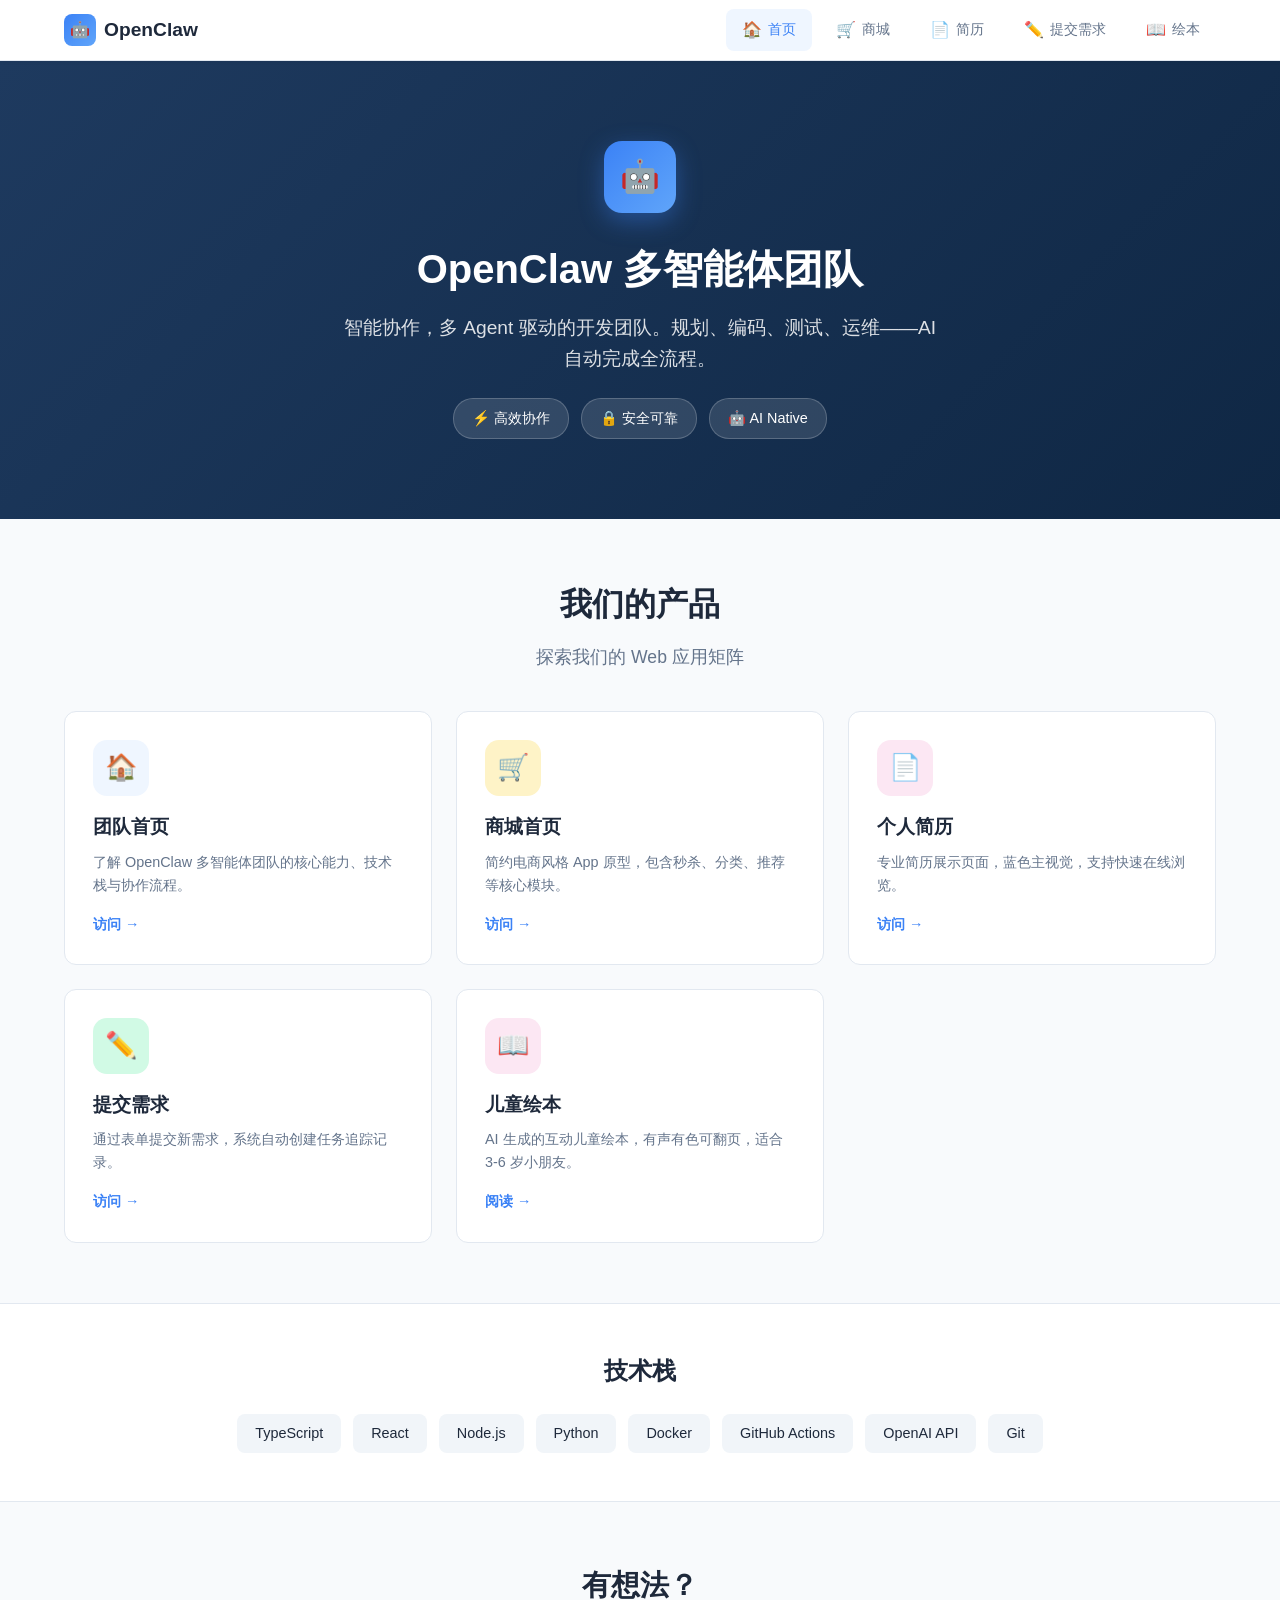
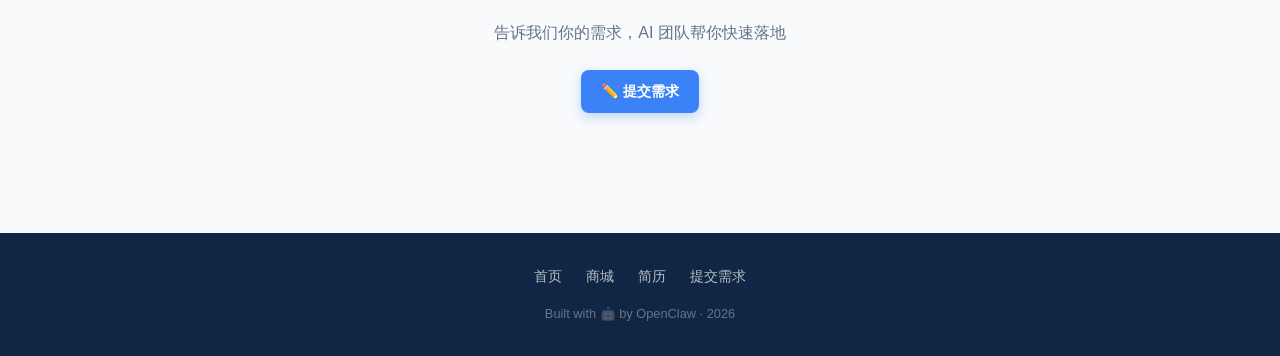
<file: index.html>
<!DOCTYPE html>
<html lang="zh-CN">
<head>
  <meta charset="UTF-8">
  <meta name="viewport" content="width=device-width, initial-scale=1.0">
  <title>OpenClaw 团队</title>
  <link rel="stylesheet" href="assets/css/shared.css">
  <style>
    /* Hero */
    .hero {
      background: linear-gradient(135deg, #1e3a5f 0%, #0f2744 100%);
      color: white;
      padding: 80px 20px;
      text-align: center;
    }

    .hero-icon {
      width: 72px;
      height: 72px;
      background: linear-gradient(135deg, var(--primary), #60a5fa);
      border-radius: 18px;
      display: flex;
      align-items: center;
      justify-content: center;
      font-size: 32px;
      margin: 0 auto 24px;
      box-shadow: 0 8px 24px rgba(59,130,246,0.4);
    }

    .hero h1 {
      font-size: 2.5rem;
      font-weight: 700;
      margin-bottom: 12px;
    }

    .hero p {
      font-size: 1.2rem;
      opacity: 0.85;
      max-width: 600px;
      margin: 0 auto 24px;
    }

    .hero-badges {
      display: flex;
      gap: 12px;
      justify-content: center;
      flex-wrap: wrap;
    }

    .hero-badge {
      background: rgba(255,255,255,0.12);
      padding: 8px 18px;
      border-radius: 20px;
      font-size: 0.9rem;
      border: 1px solid rgba(255,255,255,0.2);
    }

    /* Products */
    .products {
      padding: 60px 24px;
      max-width: 1200px;
      margin: 0 auto;
    }

    .product-grid {
      display: grid;
      grid-template-columns: repeat(auto-fit, minmax(280px, 1fr));
      gap: 24px;
    }

    .product-card {
      background: var(--card);
      border: 1px solid var(--border);
      border-radius: var(--radius);
      padding: 28px;
      transition: transform 0.2s, box-shadow 0.2s;
      display: flex;
      flex-direction: column;
    }

    .product-card:hover {
      transform: translateY(-4px);
      box-shadow: 0 12px 32px rgba(0,0,0,0.1);
    }

    .product-icon {
      width: 56px;
      height: 56px;
      border-radius: 14px;
      display: flex;
      align-items: center;
      justify-content: center;
      font-size: 26px;
      margin-bottom: 16px;
    }

    .product-card h3 {
      font-size: 1.2rem;
      margin-bottom: 8px;
      color: var(--text);
    }

    .product-card p {
      color: var(--text-light);
      font-size: 0.9rem;
      line-height: 1.6;
      flex: 1;
      margin-bottom: 16px;
    }

    .product-link {
      display: inline-flex;
      align-items: center;
      gap: 6px;
      color: var(--primary);
      font-weight: 600;
      font-size: 0.9rem;
    }

    .product-link:hover { text-decoration: none; }

    /* Tech Stack */
    .tech-section {
      background: var(--card);
      border-top: 1px solid var(--border);
      border-bottom: 1px solid var(--border);
      padding: 48px 24px;
    }

    .tech-inner {
      max-width: 1000px;
      margin: 0 auto;
      text-align: center;
    }

    .tech-inner h2 {
      font-size: 1.5rem;
      font-weight: 700;
      margin-bottom: 24px;
    }

    .tech-list {
      display: flex;
      flex-wrap: wrap;
      gap: 12px;
      justify-content: center;
    }

    .tech-tag {
      background: #f1f5f9;
      color: var(--text);
      padding: 8px 18px;
      border-radius: 8px;
      font-size: 0.9rem;
      font-weight: 500;
    }

    /* CTA */
    .cta-section {
      padding: 60px 24px;
      text-align: center;
    }

    .cta-section h2 {
      font-size: 1.8rem;
      font-weight: 700;
      margin-bottom: 12px;
    }

    .cta-section p {
      color: var(--text-light);
      margin-bottom: 24px;
    }
  </style>
</head>
<body>

  <!-- Navigation -->
  <nav class="site-nav">
    <div class="nav-inner">
      <a href="index.html" class="nav-logo">
        <div class="logo-icon">🤖</div>
        OpenClaw
      </a>
      <ul class="nav-links">
        <li><a href="index.html" class="active"><span class="nav-icon">🏠</span><span class="nav-label">首页</span></a></li>
        <li><a href="mall/index.html"><span class="nav-icon">🛒</span><span class="nav-label">商城</span></a></li>
        <li><a href="resume/index.html"><span class="nav-icon">📄</span><span class="nav-label">简历</span></a></li>
        <li><a href="submit.html"><span class="nav-icon">✏️</span><span class="nav-label">提交需求</span></a></li>
        <li><a href="book/index.html"><span class="nav-icon">📖</span><span class="nav-label">绘本</span></a></li>
      </ul>
    </div>
  </nav>

  <!-- Hero -->
  <section class="hero">
    <div class="hero-icon">🤖</div>
    <h1>OpenClaw 多智能体团队</h1>
    <p>智能协作，多 Agent 驱动的开发团队。规划、编码、测试、运维——AI 自动完成全流程。</p>
    <div class="hero-badges">
      <span class="hero-badge">⚡ 高效协作</span>
      <span class="hero-badge">🔒 安全可靠</span>
      <span class="hero-badge">🤖 AI Native</span>
    </div>
  </section>

  <!-- Products -->
  <section class="products">
    <div class="section-header">
      <h2>我们的产品</h2>
      <p>探索我们的 Web 应用矩阵</p>
    </div>
    <div class="product-grid">
      <div class="product-card">
        <div class="product-icon" style="background:#eff6ff">🏠</div>
        <h3>团队首页</h3>
        <p>了解 OpenClaw 多智能体团队的核心能力、技术栈与协作流程。</p>
        <a href="index.html" class="product-link">访问 →</a>
      </div>
      <div class="product-card">
        <div class="product-icon" style="background:#fef3c7">🛒</div>
        <h3>商城首页</h3>
        <p>简约电商风格 App 原型，包含秒杀、分类、推荐等核心模块。</p>
        <a href="mall/index.html" class="product-link">访问 →</a>
      </div>
      <div class="product-card">
        <div class="product-icon" style="background:#fce7f3">📄</div>
        <h3>个人简历</h3>
        <p>专业简历展示页面，蓝色主视觉，支持快速在线浏览。</p>
        <a href="resume/index.html" class="product-link">访问 →</a>
      </div>
      <div class="product-card">
        <div class="product-icon" style="background:#d1fae5">✏️</div>
        <h3>提交需求</h3>
        <p>通过表单提交新需求，系统自动创建任务追踪记录。</p>
        <a href="submit.html" class="product-link">访问 →</a>
      </div>
      <div class="product-card">
        <div class="product-icon" style="background:#fce7f3">📖</div>
        <h3>儿童绘本</h3>
        <p>AI 生成的互动儿童绘本，有声有色可翻页，适合 3-6 岁小朋友。</p>
        <a href="book/index.html" class="product-link">阅读 →</a>
      </div>
    </div>
  </section>

  <!-- Tech Stack -->
  <section class="tech-section">
    <div class="tech-inner">
      <h2>技术栈</h2>
      <div class="tech-list">
        <span class="tech-tag">TypeScript</span>
        <span class="tech-tag">React</span>
        <span class="tech-tag">Node.js</span>
        <span class="tech-tag">Python</span>
        <span class="tech-tag">Docker</span>
        <span class="tech-tag">GitHub Actions</span>
        <span class="tech-tag">OpenAI API</span>
        <span class="tech-tag">Git</span>
      </div>
    </div>
  </section>

  <!-- CTA -->
  <section class="cta-section">
    <h2>有想法？</h2>
    <p>告诉我们你的需求，AI 团队帮你快速落地</p>
    <a href="submit.html" class="btn btn-primary">✏️ 提交需求</a>
  </section>

  <!-- Footer -->
  <footer class="site-footer">
    <div class="footer-links">
      <a href="index.html">首页</a>
      <a href="mall/index.html">商城</a>
      <a href="resume/index.html">简历</a>
      <a href="submit.html">提交需求</a>
    </div>
    <p class="footer-copy">Built with 🤖 by OpenClaw · 2026</p>
  </footer>

</body>
</html>
</file>
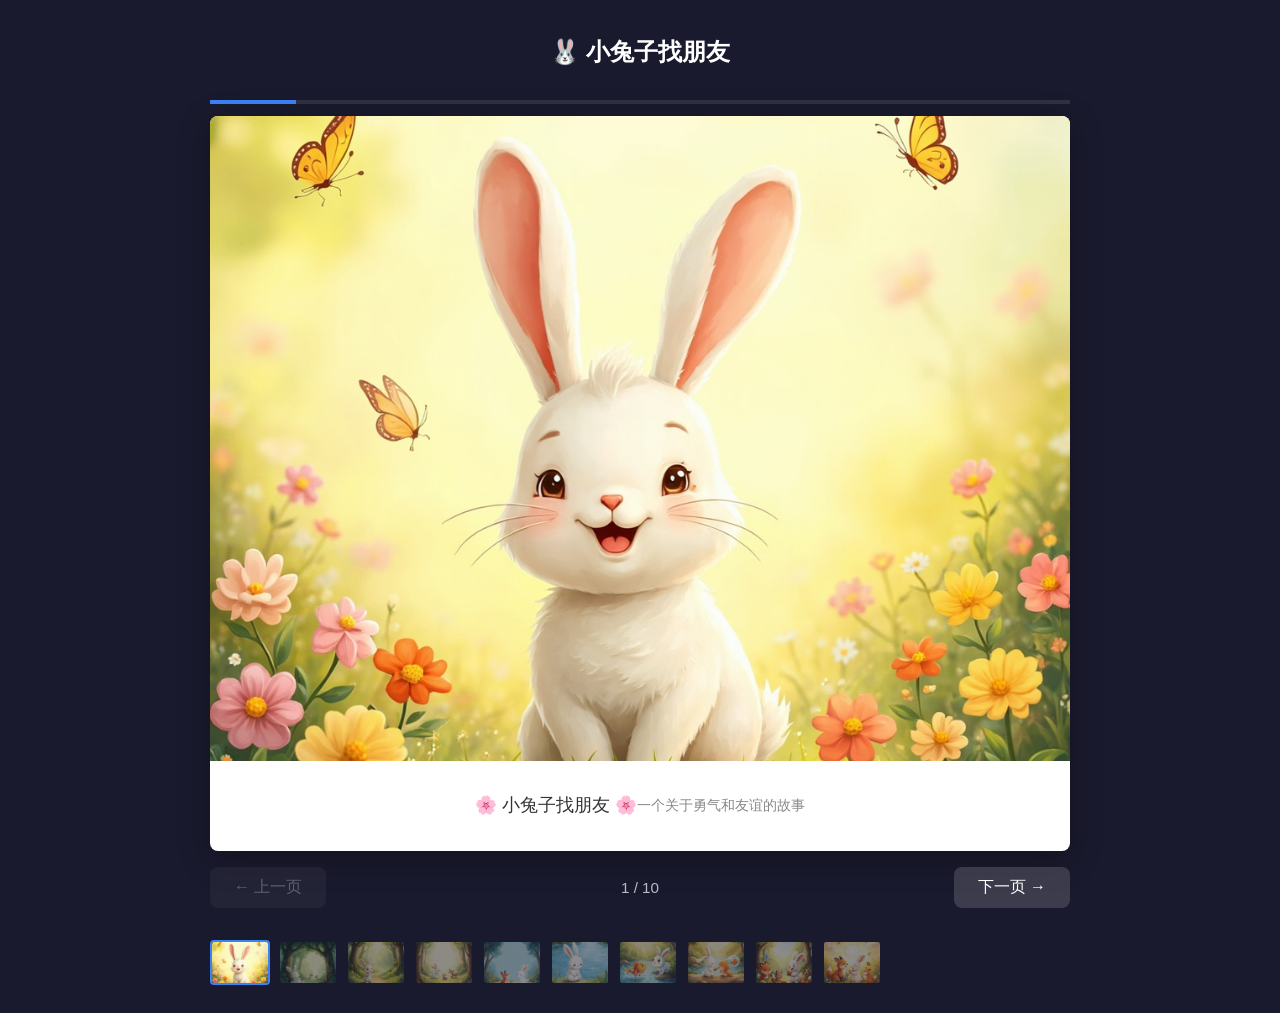
<file: book/index.html>
<!DOCTYPE html>
<html lang="zh-CN">
<head>
  <meta charset="UTF-8">
  <meta name="viewport" content="width=device-width, initial-scale=1.0">
  <title>小兔子找朋友</title>
  <style>
    * { margin: 0; padding: 0; box-sizing: border-box; }

    body {
      font-family: -apple-system, BlinkMacSystemFont, 'Segoe UI', Roboto, sans-serif;
      background: #1a1a2e;
      min-height: 100vh;
      display: flex;
      flex-direction: column;
      align-items: center;
    }

    .book-wrapper {
      width: 100%;
      max-width: 900px;
      padding: 20px;
    }

    .book-title {
      text-align: center;
      color: white;
      font-size: 1.5rem;
      font-weight: 700;
      margin-bottom: 16px;
      padding: 16px;
    }

    .page {
      display: none;
      background: white;
      border-radius: 8px;
      overflow: hidden;
      box-shadow: 0 8px 32px rgba(0,0,0,0.3);
      animation: fadeIn 0.4s ease;
    }

    .page.active { display: block; }

    @keyframes fadeIn {
      from { opacity: 0; transform: translateY(10px); }
      to { opacity: 1; transform: translateY(0); }
    }

    .page-img {
      width: 100%;
      aspect-ratio: 4/3;
      object-fit: cover;
      display: block;
    }

    .page-text {
      padding: 20px 24px;
      font-size: 1.1rem;
      line-height: 1.9;
      color: #333;
      text-align: center;
      min-height: 90px;
      display: flex;
      align-items: center;
      justify-content: center;
    }

    .nav-bar {
      display: flex;
      justify-content: space-between;
      align-items: center;
      padding: 16px 0;
      max-width: 900px;
      width: 100%;
    }

    .nav-btn {
      background: rgba(255,255,255,0.15);
      color: white;
      border: none;
      padding: 10px 24px;
      border-radius: 8px;
      font-size: 1rem;
      cursor: pointer;
      transition: background 0.2s;
      display: flex;
      align-items: center;
      gap: 8px;
    }

    .nav-btn:hover { background: rgba(255,255,255,0.25); }
    .nav-btn:disabled { opacity: 0.3; cursor: not-allowed; }

    .page-indicator {
      color: rgba(255,255,255,0.7);
      font-size: 0.95rem;
    }

    .progress {
      width: 100%;
      max-width: 900px;
      height: 4px;
      background: rgba(255,255,255,0.1);
      margin-bottom: 12px;
    }

    .progress-bar {
      height: 100%;
      background: #3b82f6;
      transition: width 0.3s ease;
    }

    .thumb-strip {
      display: flex;
      gap: 8px;
      overflow-x: auto;
      padding: 8px 0;
      margin-top: 8px;
    }

    .thumb {
      width: 60px;
      height: 45px;
      border-radius: 4px;
      object-fit: cover;
      cursor: pointer;
      opacity: 0.5;
      transition: opacity 0.2s;
      flex-shrink: 0;
      border: 2px solid transparent;
    }

    .thumb:hover { opacity: 0.8; }
    .thumb.current { opacity: 1; border-color: #3b82f6; }
  </style>
</head>
<body>

  <div class="book-wrapper">
    <div class="book-title">🐰 小兔子找朋友</div>
    <div class="progress"><div class="progress-bar" id="progressBar"></div></div>

    <!-- Page 1 -->
    <div class="page active" data-page="1">
      <img class="page-img" src="images/page-1.png" alt="封面">
      <div class="page-text">🌸 小兔子找朋友 🌸<br><small style="color:#888;font-size:0.85rem">一个关于勇气和友谊的故事</small></div>
    </div>

    <!-- Page 2 -->
    <div class="page" data-page="2">
      <img class="page-img" src="images/page-2.png" alt="第2页">
      <div class="page-text">在一片大大的森林里，住着一只小白兔。<br>小白兔一个人住在小木屋，好孤单啊。<br>它好想找一个朋友一起玩。</div>
    </div>

    <!-- Page 3 -->
    <div class="page" data-page="3">
      <img class="page-img" src="images/page-3.png" alt="第3页">
      <div class="page-text">于是，小白兔决定出门去找朋友！<br>它走过高高的大树，<br>穿过漂亮的花丛，向着森林深处走去。</div>
    </div>

    <!-- Page 4 -->
    <div class="page" data-page="4">
      <img class="page-img" src="images/page-4.png" alt="第4页">
      <div class="page-text">走着走着，小白兔看到了小狐狸和小鸟！<br>"你们好！"小白兔开心地打招呼。<br>"你们能和我做朋友吗？"</div>
    </div>

    <!-- Page 5 -->
    <div class="page" data-page="5">
      <img class="page-img" src="images/page-5.png" alt="第5页">
      <div class="page-text">小狐狸摇摇头说："我们是不同的动物，不能一起玩。"<br>说完，它们就走开了。<br>小白兔好伤心，眼泪一颗一颗地掉下来。</div>
    </div>

    <!-- Page 6 -->
    <div class="page" data-page="6">
      <img class="page-img" src="images/page-6.png" alt="第6页">
      <div class="page-text">小白兔走到小河边，伤心地哭了起来。<br>"呜呜呜，为什么没有人想和我做朋友呢？"<br>小河哗哗地流着，好像在说："别难过，别难过……"</div>
    </div>

    <!-- Page 7 -->
    <div class="page" data-page="7">
      <img class="page-img" src="images/page-7.png" alt="第7页">
      <div class="page-text">这时，一条金色的小鱼从水里跳了出来！<br>"小白兔，你为什么哭呀？"<br>"我找不到朋友……"小白兔说。</div>
    </div>

    <!-- Page 8 -->
    <div class="page" data-page="8">
      <img class="page-img" src="images/page-8.png" alt="第8页">
      <div class="page-text">小鱼说："我来做你的朋友吧！"<br>小白兔开心极了！<br>"我有朋友啦！这是我最喜欢的胡萝卜，送给你！"</div>
    </div>

    <!-- Page 9 -->
    <div class="page" data-page="9">
      <img class="page-img" src="images/page-9.png" alt="第9页">
      <div class="page-text">小兔子和小鱼开心地玩了一整个下午。<br>小狐狸和小鸟看到了，也走了过来：<br>"你们玩得真开心！我们也想加入！"</div>
    </div>

    <!-- Page 10 -->
    <div class="page" data-page="10">
      <img class="page-img" src="images/page-10.png" alt="第10页">
      <div class="page-text">从此以后，森林里多了一群好朋友。<br>大家一起玩耍，一起分享，再也不孤单啦！<br>🌈 只要真诚善良，就一定会找到朋友！🌈</div>
    </div>

    <div class="nav-bar">
      <button class="nav-btn" id="prevBtn" onclick="prevPage()">← 上一页</button>
      <span class="page-indicator" id="pageIndicator">1 / 10</span>
      <button class="nav-btn" id="nextBtn" onclick="nextPage()">下一页 →</button>
    </div>

    <div class="thumb-strip" id="thumbStrip"></div>
  </div>

  <script>
    let currentPage = 1;
    const totalPages = 10;
    const pages = document.querySelectorAll('.page');

    function showPage(n) {
      pages.forEach(p => p.classList.remove('active'));
      pages[n - 1].classList.add('active');
      document.getElementById('pageIndicator').textContent = `${n} / ${totalPages}`;
      document.getElementById('progressBar').style.width = `${(n / totalPages) * 100}%`;
      document.getElementById('prevBtn').disabled = n === 1;
      document.getElementById('nextBtn').disabled = n === totalPages;
      document.querySelectorAll('.thumb').forEach((t, i) => {
        t.classList.toggle('current', i === n - 1);
      });
    }

    function prevPage() {
      if (currentPage > 1) { currentPage--; showPage(currentPage); }
    }

    function nextPage() {
      if (currentPage < totalPages) { currentPage++; showPage(currentPage); }
    }

    document.addEventListener('keydown', (e) => {
      if (e.key === 'ArrowRight' || e.key === ' ') { e.preventDefault(); nextPage(); }
      if (e.key === 'ArrowLeft') { prevPage(); }
    });

    const strip = document.getElementById('thumbStrip');
    for (let i = 1; i <= totalPages; i++) {
      const thumb = document.createElement('img');
      thumb.src = `images/page-${i}.png`;
      thumb.className = 'thumb' + (i === 1 ? ' current' : '');
      thumb.onclick = () => { currentPage = i; showPage(i); };
      strip.appendChild(thumb);
    }

    showPage(1);
  </script>

</body>
</html>
</file>
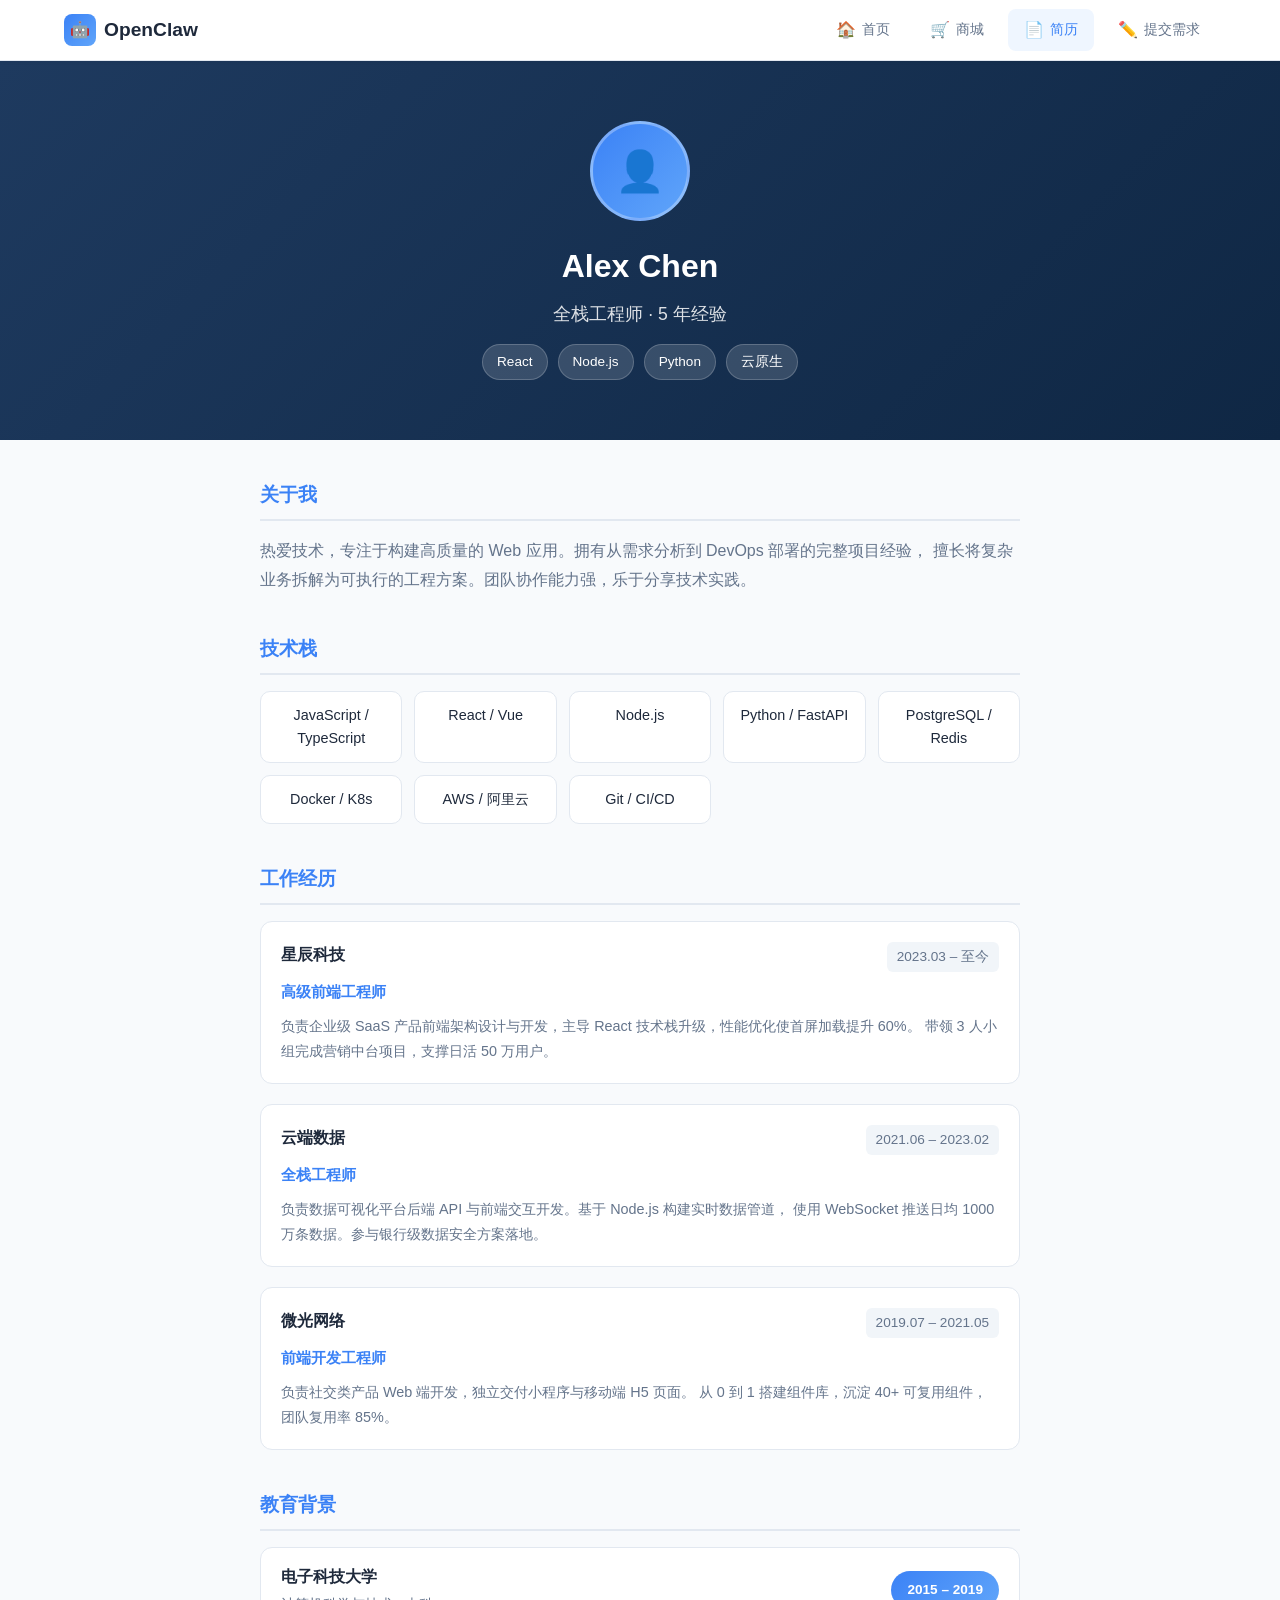
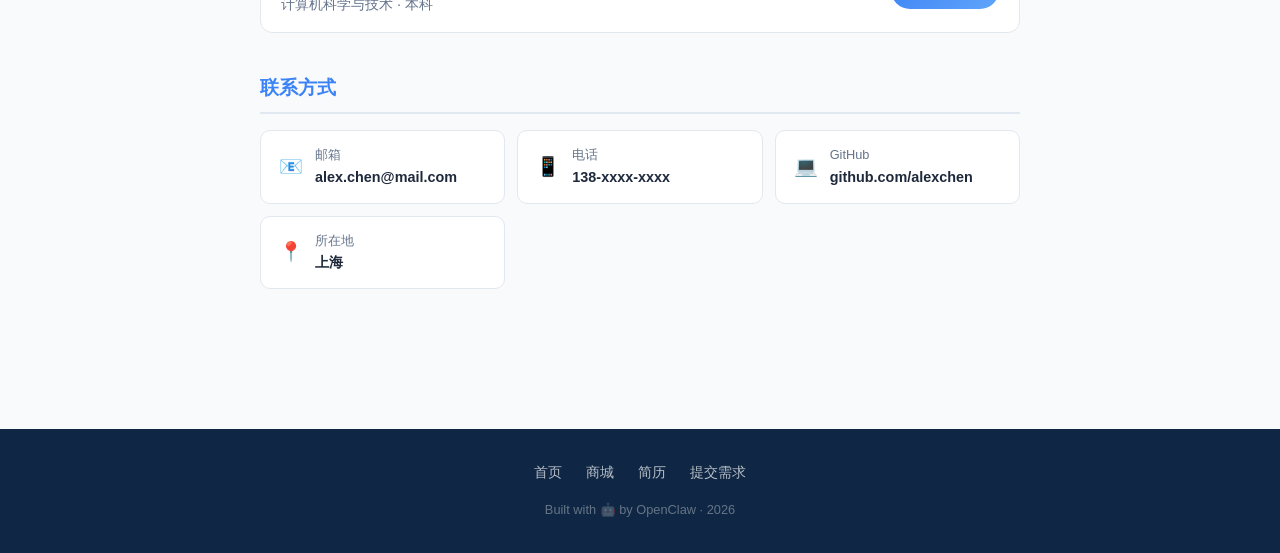
<file: resume/index.html>
<!DOCTYPE html>
<html lang="zh-CN">
<head>
  <meta charset="UTF-8">
  <meta name="viewport" content="width=device-width, initial-scale=1.0">
  <title>Alex Chen - 个人简历</title>
  <link rel="stylesheet" href="../assets/css/shared.css">
  <link rel="stylesheet" href="assets/css/style.css">
</head>
<body>

  <!-- Navigation -->
  <nav class="site-nav">
    <div class="nav-inner">
      <a href="../index.html" class="nav-logo">
        <div class="logo-icon">🤖</div>
        OpenClaw
      </a>
      <ul class="nav-links">
        <li><a href="../index.html"><span class="nav-icon">🏠</span><span class="nav-label">首页</span></a></li>
        <li><a href="../mall/index.html"><span class="nav-icon">🛒</span><span class="nav-label">商城</span></a></li>
        <li><a href="index.html" class="active"><span class="nav-icon">📄</span><span class="nav-label">简历</span></a></li>
        <li><a href="../submit.html"><span class="nav-icon">✏️</span><span class="nav-label">提交需求</span></a></li>
      </ul>
    </div>
  </nav>

  <!-- Header -->
  <header class="hero">
    <div class="avatar">👤</div>
    <h1 class="name">Alex Chen</h1>
    <p class="title">全栈工程师 · 5 年经验</p>
    <div class="tags">
      <span class="tag">React</span>
      <span class="tag">Node.js</span>
      <span class="tag">Python</span>
      <span class="tag">云原生</span>
    </div>
  </header>

  <main class="main">

    <!-- About -->
    <section class="section">
      <h2 class="section-title">关于我</h2>
      <p class="about-text">
        热爱技术，专注于构建高质量的 Web 应用。拥有从需求分析到 DevOps 部署的完整项目经验，
        擅长将复杂业务拆解为可执行的工程方案。团队协作能力强，乐于分享技术实践。
      </p>
    </section>

    <!-- Skills -->
    <section class="section">
      <h2 class="section-title">技术栈</h2>
      <div class="skills-grid">
        <div class="skill-item">JavaScript / TypeScript</div>
        <div class="skill-item">React / Vue</div>
        <div class="skill-item">Node.js</div>
        <div class="skill-item">Python / FastAPI</div>
        <div class="skill-item">PostgreSQL / Redis</div>
        <div class="skill-item">Docker / K8s</div>
        <div class="skill-item">AWS / 阿里云</div>
        <div class="skill-item">Git / CI/CD</div>
      </div>
    </section>

    <!-- Experience -->
    <section class="section">
      <h2 class="section-title">工作经历</h2>
      <div class="exp-list">
        <div class="exp-item">
          <div class="exp-header">
            <span class="exp-company">星辰科技</span>
            <span class="exp-period">2023.03 – 至今</span>
          </div>
          <p class="exp-role">高级前端工程师</p>
          <p class="exp-desc">
            负责企业级 SaaS 产品前端架构设计与开发，主导 React 技术栈升级，性能优化使首屏加载提升 60%。
            带领 3 人小组完成营销中台项目，支撑日活 50 万用户。
          </p>
        </div>
        <div class="exp-item">
          <div class="exp-header">
            <span class="exp-company">云端数据</span>
            <span class="exp-period">2021.06 – 2023.02</span>
          </div>
          <p class="exp-role">全栈工程师</p>
          <p class="exp-desc">
            负责数据可视化平台后端 API 与前端交互开发。基于 Node.js 构建实时数据管道，
            使用 WebSocket 推送日均 1000 万条数据。参与银行级数据安全方案落地。
          </p>
        </div>
        <div class="exp-item">
          <div class="exp-header">
            <span class="exp-company">微光网络</span>
            <span class="exp-period">2019.07 – 2021.05</span>
          </div>
          <p class="exp-role">前端开发工程师</p>
          <p class="exp-desc">
            负责社交类产品 Web 端开发，独立交付小程序与移动端 H5 页面。
            从 0 到 1 搭建组件库，沉淀 40+ 可复用组件，团队复用率 85%。
          </p>
        </div>
      </div>
    </section>

    <!-- Education -->
    <section class="section">
      <h2 class="section-title">教育背景</h2>
      <div class="edu-list">
        <div class="edu-item">
          <div class="edu-info">
            <h4>电子科技大学</h4>
            <p>计算机科学与技术 · 本科</p>
          </div>
          <span class="edu-degree">2015 – 2019</span>
        </div>
      </div>
    </section>

    <!-- Contact -->
    <section class="section">
      <h2 class="section-title">联系方式</h2>
      <div class="contact-grid">
        <div class="contact-item">
          <span class="contact-icon">📧</span>
          <div>
            <p class="contact-label">邮箱</p>
            <p class="contact-value">alex.chen@mail.com</p>
          </div>
        </div>
        <div class="contact-item">
          <span class="contact-icon">📱</span>
          <div>
            <p class="contact-label">电话</p>
            <p class="contact-value">138-xxxx-xxxx</p>
          </div>
        </div>
        <div class="contact-item">
          <span class="contact-icon">💻</span>
          <div>
            <p class="contact-label">GitHub</p>
            <p class="contact-value">github.com/alexchen</p>
          </div>
        </div>
        <div class="contact-item">
          <span class="contact-icon">📍</span>
          <div>
            <p class="contact-label">所在地</p>
            <p class="contact-value">上海</p>
          </div>
        </div>
      </div>
    </section>

  </main>

  <!-- Footer -->
  <footer class="site-footer">
    <div class="footer-links">
      <a href="../index.html">首页</a>
      <a href="../mall/index.html">商城</a>
      <a href="index.html">简历</a>
      <a href="../submit.html">提交需求</a>
    </div>
    <p class="footer-copy">Built with 🤖 by OpenClaw · 2026</p>
  </footer>

</body>
</html>
</file>
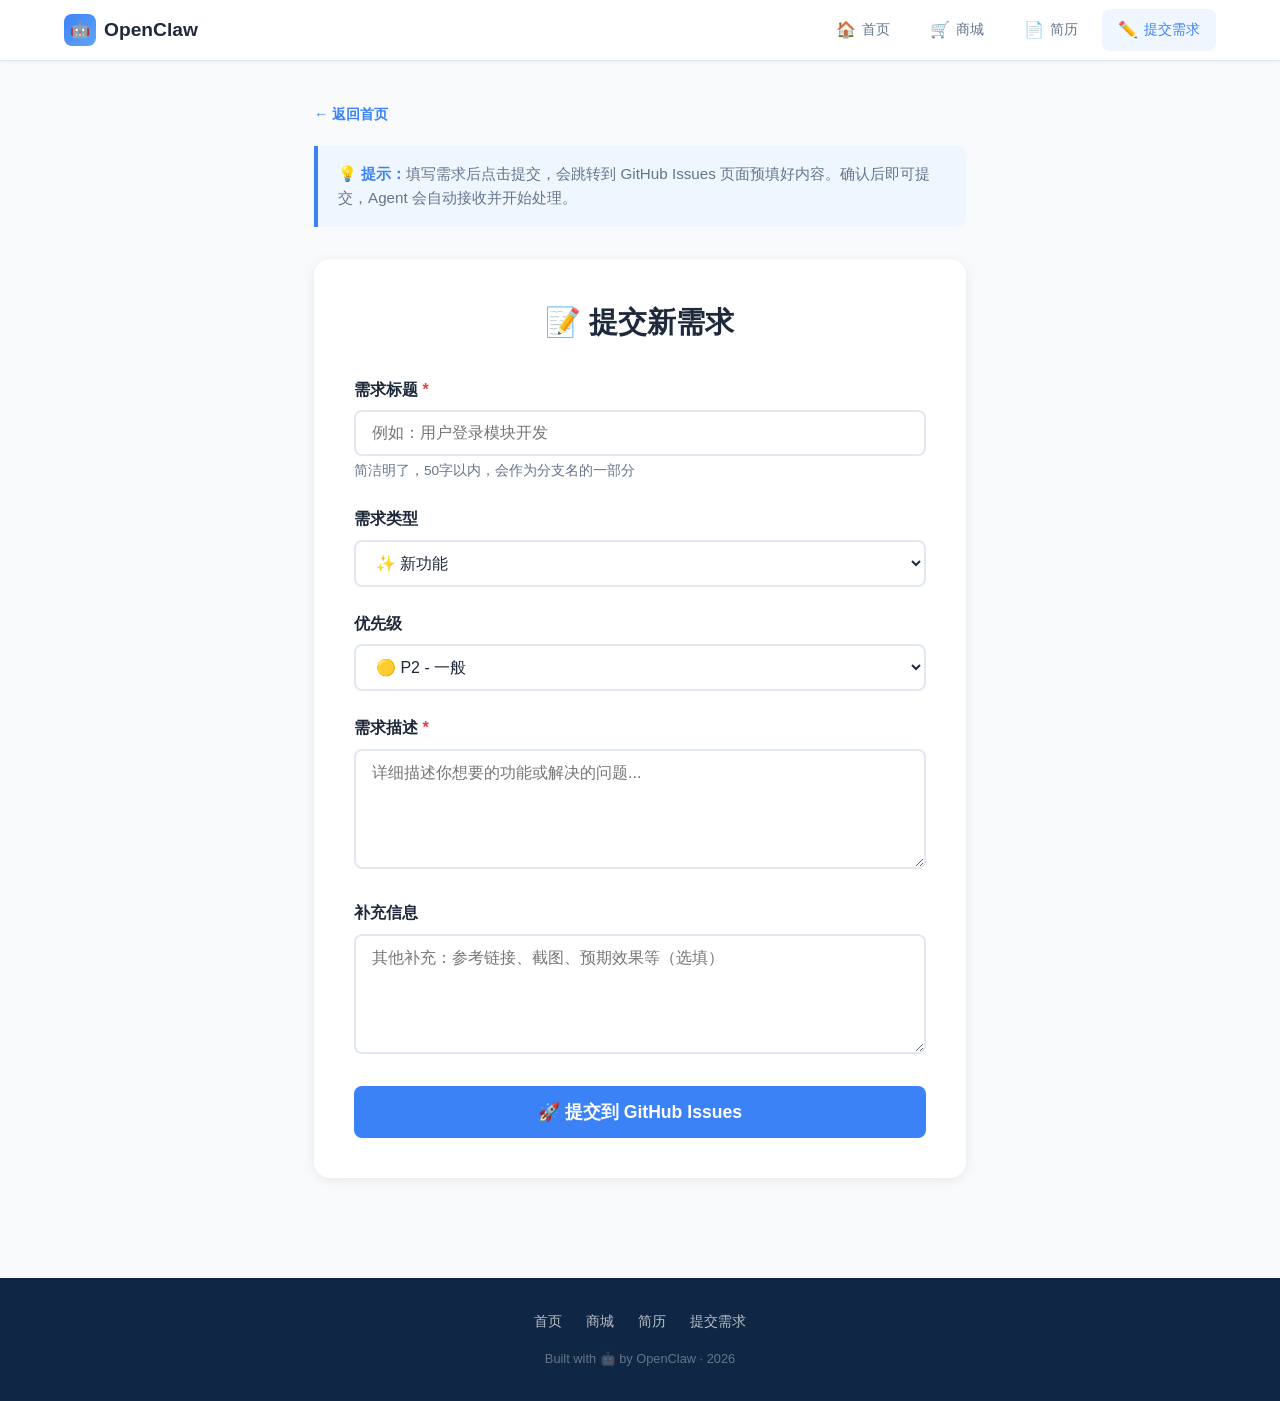
<file: submit.html>
<!DOCTYPE html>
<html lang="zh-CN">
<head>
  <meta charset="UTF-8">
  <meta name="viewport" content="width=device-width, initial-scale=1.0">
  <title>提交需求 - OpenClaw</title>
  <link rel="stylesheet" href="assets/css/shared.css">
  <style>
    .req-form-container {
      max-width: 700px;
      margin: 0 auto;
      padding: 40px 24px;
    }

    .req-form {
      background: var(--card);
      padding: 40px;
      border-radius: 16px;
      box-shadow: var(--shadow);
    }

    .form-title {
      text-align: center;
      margin-bottom: 32px;
      font-size: 1.8rem;
      font-weight: 700;
      color: var(--text);
    }

    .form-group {
      margin-bottom: 24px;
    }

    .form-group label {
      display: block;
      font-weight: 600;
      margin-bottom: 8px;
      color: var(--text);
    }

    .form-group label .required {
      color: #e53e3e;
    }

    .form-group input,
    .form-group textarea,
    .form-group select {
      width: 100%;
      padding: 12px 16px;
      border: 2px solid var(--border);
      border-radius: 8px;
      font-size: 1rem;
      font-family: inherit;
      transition: border-color 0.2s;
      background: var(--card);
      color: var(--text);
    }

    .form-group input:focus,
    .form-group textarea:focus,
    .form-group select:focus {
      outline: none;
      border-color: var(--primary);
    }

    .form-group textarea {
      min-height: 120px;
      resize: vertical;
    }

    .form-hint {
      font-size: 0.85rem;
      color: var(--text-light);
      margin-top: 4px;
    }

    .submit-btn {
      width: 100%;
      padding: 14px;
      background: var(--primary);
      color: white;
      border: none;
      border-radius: 8px;
      font-size: 1.1rem;
      font-weight: 600;
      cursor: pointer;
      transition: transform 0.2s, box-shadow 0.2s;
    }

    .submit-btn:hover {
      transform: translateY(-2px);
      box-shadow: 0 8px 20px rgba(59,130,246,0.3);
    }

    .submit-btn:active {
      transform: translateY(0);
    }

    .tips {
      background: #eff6ff;
      border-left: 4px solid var(--primary);
      padding: 16px 20px;
      border-radius: 0 8px 8px 0;
      margin-bottom: 32px;
      font-size: 0.95rem;
      color: var(--text-light);
    }

    .tips strong {
      color: var(--primary);
    }

    .back-link {
      display: inline-flex;
      align-items: center;
      gap: 6px;
      margin-bottom: 20px;
      color: var(--primary);
      font-weight: 600;
      font-size: 0.9rem;
    }

    .back-link:hover {
      text-decoration: none;
    }
  </style>
</head>
<body>

  <!-- Navigation -->
  <nav class="site-nav">
    <div class="nav-inner">
      <a href="index.html" class="nav-logo">
        <div class="logo-icon">🤖</div>
        OpenClaw
      </a>
      <ul class="nav-links">
        <li><a href="index.html"><span class="nav-icon">🏠</span><span class="nav-label">首页</span></a></li>
        <li><a href="mall/index.html"><span class="nav-icon">🛒</span><span class="nav-label">商城</span></a></li>
        <li><a href="resume/index.html"><span class="nav-icon">📄</span><span class="nav-label">简历</span></a></li>
        <li><a href="submit.html" class="active"><span class="nav-icon">✏️</span><span class="nav-label">提交需求</span></a></li>
      </ul>
    </div>
  </nav>

  <main>
    <div class="req-form-container">
      <a href="index.html" class="back-link">← 返回首页</a>

      <div class="tips">
        <strong>💡 提示：</strong>填写需求后点击提交，会跳转到 GitHub Issues 页面预填好内容。确认后即可提交，Agent 会自动接收并开始处理。
      </div>

      <form class="req-form" id="reqForm">
        <h2 class="form-title">📝 提交新需求</h2>

        <div class="form-group">
          <label for="reqTitle">需求标题 <span class="required">*</span></label>
          <input type="text" id="reqTitle" name="reqTitle" placeholder="例如：用户登录模块开发" required maxlength="50">
          <p class="form-hint">简洁明了，50字以内，会作为分支名的一部分</p>
        </div>

        <div class="form-group">
          <label for="reqType">需求类型</label>
          <select id="reqType" name="reqType">
            <option value="feature">✨ 新功能</option>
            <option value="improvement">🔧 功能优化</option>
            <option value="bugfix">🐛 Bug修复</option>
            <option value="docs">📚 文档更新</option>
            <option value="other">🔀 其他</option>
          </select>
        </div>

        <div class="form-group">
          <label for="reqPriority">优先级</label>
          <select id="reqPriority" name="reqPriority">
            <option value="P1">🔴 P1 - 紧急</option>
            <option value="P2" selected>🟡 P2 - 一般</option>
            <option value="P3">🟢 P3 - 低</option>
          </select>
        </div>

        <div class="form-group">
          <label for="reqDesc">需求描述 <span class="required">*</span></label>
          <textarea id="reqDesc" name="reqDesc" placeholder="详细描述你想要的功能或解决的问题..." required></textarea>
        </div>

        <div class="form-group">
          <label for="reqExtra">补充信息</label>
          <textarea id="reqExtra" name="reqExtra" placeholder="其他补充：参考链接、截图、预期效果等（选填）"></textarea>
        </div>

        <button type="submit" class="submit-btn">🚀 提交到 GitHub Issues</button>
      </form>
    </div>
  </main>

  <!-- Footer -->
  <footer class="site-footer">
    <div class="footer-links">
      <a href="index.html">首页</a>
      <a href="mall/index.html">商城</a>
      <a href="resume/index.html">简历</a>
      <a href="submit.html">提交需求</a>
    </div>
    <p class="footer-copy">Built with 🤖 by OpenClaw · 2026</p>
  </footer>

  <script>
    document.getElementById('reqForm').addEventListener('submit', function(e) {
      e.preventDefault();

      const title = document.getElementById('reqTitle').value.trim();
      const type = document.getElementById('reqType').value;
      const priority = document.getElementById('reqPriority').value;
      const desc = document.getElementById('reqDesc').value.trim();
      const extra = document.getElementById('reqExtra').value.trim();

      const typeLabels = {
        feature: '✨ feature',
        improvement: '🔧 enhancement',
        bugfix: '🐛 bug',
        docs: '📚 documentation',
        other: '🔀 question'
      };

      const typeEmoji = {
        feature: '✨',
        improvement: '🔧',
        bugfix: '🐛',
        docs: '📚',
        other: '🔀'
      };

      const body = `## 需求描述

${typeEmoji[type]} **类型：** ${type}
${priority} **优先级：** ${priority}

### 详细说明
${desc}

${extra ? `### 补充信息\n${extra}` : ''}

---
*💡 此需求由 OpenClaw 需求入口页面提交*`;

      const issueTitle = `${typeEmoji[type]} ${title}`;

      const githubUrl = `https://github.com/todo2016/openClaw-page/issues/new?title=${encodeURIComponent(issueTitle)}&body=${encodeURIComponent(body)}&labels=${typeLabels[type]}`;

      window.open(githubUrl, '_blank');
    });
  </script>

</body>
</html>
</file>
<file: assets/css/shared.css>
/* ========== 全局基础样式 ========== */
:root {
  --primary: #3b82f6;
  --primary-dark: #2563eb;
  --bg: #f8fafc;
  --card: #ffffff;
  --text: #1e293b;
  --text-light: #64748b;
  --border: #e2e8f0;
  --shadow: 0 2px 12px rgba(0,0,0,0.08);
  --radius: 12px;
}

* { margin: 0; padding: 0; box-sizing: border-box; }

body {
  font-family: -apple-system, BlinkMacSystemFont, 'Segoe UI', Roboto, sans-serif;
  background: var(--bg);
  color: var(--text);
  line-height: 1.6;
  min-height: 100vh;
}

a { color: var(--primary); text-decoration: none; }
a:hover { text-decoration: underline; }

/* ========== 顶部导航 ========== */
.site-nav {
  background: var(--card);
  border-bottom: 1px solid var(--border);
  position: sticky;
  top: 0;
  z-index: 100;
  box-shadow: 0 1px 4px rgba(0,0,0,0.05);
}

.nav-inner {
  max-width: 1200px;
  margin: 0 auto;
  padding: 0 24px;
  height: 60px;
  display: flex;
  align-items: center;
  justify-content: space-between;
}

.nav-logo {
  font-size: 1.2rem;
  font-weight: 700;
  color: var(--text);
  display: flex;
  align-items: center;
  gap: 8px;
}

.nav-logo:hover { text-decoration: none; }

.nav-logo .logo-icon {
  width: 32px;
  height: 32px;
  background: linear-gradient(135deg, var(--primary), #60a5fa);
  border-radius: 8px;
  display: flex;
  align-items: center;
  justify-content: center;
  font-size: 16px;
  color: white;
}

.nav-links {
  display: flex;
  gap: 8px;
  list-style: none;
}

.nav-links a {
  display: flex;
  align-items: center;
  gap: 6px;
  padding: 8px 16px;
  border-radius: 8px;
  color: var(--text-light);
  font-size: 0.9rem;
  font-weight: 500;
  transition: background 0.2s, color 0.2s;
}

.nav-links a:hover {
  background: #f1f5f9;
  color: var(--text);
  text-decoration: none;
}

.nav-links a.active {
  background: #eff6ff;
  color: var(--primary);
}

.nav-links .nav-icon { font-size: 1rem; }

/* 移动端响应式 */
@media (max-width: 768px) {
  .nav-inner { padding: 0 16px; }
  .nav-links a .nav-label { display: none; }
  .nav-links a { padding: 8px 12px; }
}

/* ========== 底部 Footer ========== */
.site-footer {
  background: #0f2744;
  color: rgba(255,255,255,0.6);
  text-align: center;
  padding: 32px 20px;
  margin-top: 60px;
}

.footer-links {
  display: flex;
  justify-content: center;
  gap: 24px;
  margin-bottom: 16px;
  flex-wrap: wrap;
}

.footer-links a {
  color: rgba(255,255,255,0.7);
  font-size: 0.9rem;
  transition: color 0.2s;
}

.footer-links a:hover {
  color: white;
  text-decoration: none;
}

.footer-copy {
  font-size: 0.8rem;
  opacity: 0.6;
}

/* ========== 通用容器 ========== */
.container {
  max-width: 1200px;
  margin: 0 auto;
  padding: 0 24px;
}

/* ========== 通用卡片网格 ========== */
.card-grid {
  display: grid;
  grid-template-columns: repeat(auto-fit, minmax(280px, 1fr));
  gap: 20px;
}

/* ========== 通用按钮 ========== */
.btn {
  display: inline-flex;
  align-items: center;
  gap: 6px;
  padding: 10px 20px;
  border-radius: 8px;
  font-size: 0.9rem;
  font-weight: 600;
  cursor: pointer;
  border: none;
  transition: transform 0.2s, box-shadow 0.2s;
}

.btn:hover { transform: translateY(-1px); }

.btn-primary {
  background: var(--primary);
  color: white;
  box-shadow: 0 4px 12px rgba(59,130,246,0.3);
}

.btn-primary:hover {
  background: var(--primary-dark);
  box-shadow: 0 6px 16px rgba(59,130,246,0.4);
  text-decoration: none;
}

/* ========== 通用标题区块 ========== */
.section-header {
  text-align: center;
  margin-bottom: 40px;
}

.section-header h2 {
  font-size: 2rem;
  font-weight: 700;
  color: var(--text);
  margin-bottom: 12px;
}

.section-header p {
  color: var(--text-light);
  font-size: 1.1rem;
  max-width: 600px;
  margin: 0 auto;
}
</file>
<file: resume/assets/css/style.css>
/* Resume page specific styles — globals are in shared.css */

/* Header */
.hero {
  background: linear-gradient(135deg, #1e3a5f 0%, #0f2744 100%);
  color: white;
  padding: 60px 20px;
  text-align: center;
}

.avatar {
  width: 100px;
  height: 100px;
  border-radius: 50%;
  background: linear-gradient(135deg, var(--primary), #60a5fa);
  margin: 0 auto 20px;
  display: flex;
  align-items: center;
  justify-content: center;
  font-size: 40px;
  border: 3px solid rgba(255,255,255,0.3);
}

.name {
  font-size: 2rem;
  font-weight: 700;
  margin-bottom: 8px;
}

.title {
  font-size: 1.1rem;
  opacity: 0.85;
  margin-bottom: 16px;
}

.tags {
  display: flex;
  gap: 10px;
  justify-content: center;
  flex-wrap: wrap;
}

.tag {
  background: rgba(255,255,255,0.15);
  padding: 6px 14px;
  border-radius: 20px;
  font-size: 0.85rem;
  border: 1px solid rgba(255,255,255,0.2);
}

/* Main */
.main {
  max-width: 800px;
  margin: 0 auto;
  padding: 40px 20px;
}

.section {
  margin-bottom: 40px;
}

.section-title {
  font-size: 1.2rem;
  font-weight: 700;
  color: var(--primary);
  margin-bottom: 16px;
  padding-bottom: 8px;
  border-bottom: 2px solid var(--border);
}

/* About */
.about-text {
  color: var(--text-light);
  font-size: 1rem;
  line-height: 1.8;
}

/* Skills */
.skills-grid {
  display: grid;
  grid-template-columns: repeat(auto-fit, minmax(140px, 1fr));
  gap: 12px;
}

.skill-item {
  background: var(--card);
  border: 1px solid var(--border);
  border-radius: 10px;
  padding: 12px 16px;
  text-align: center;
  font-size: 0.9rem;
  font-weight: 500;
  transition: transform 0.2s, box-shadow 0.2s;
}

.skill-item:hover {
  transform: translateY(-2px);
  box-shadow: 0 4px 12px rgba(0,0,0,0.08);
}

/* Experience */
.exp-list {
  display: flex;
  flex-direction: column;
  gap: 20px;
}

.exp-item {
  background: var(--card);
  border: 1px solid var(--border);
  border-radius: 12px;
  padding: 20px;
  transition: transform 0.2s;
}

.exp-item:hover {
  transform: translateX(4px);
}

.exp-header {
  display: flex;
  justify-content: space-between;
  align-items: flex-start;
  margin-bottom: 8px;
  flex-wrap: wrap;
  gap: 8px;
}

.exp-company {
  font-weight: 700;
  font-size: 1rem;
  color: var(--text);
}

.exp-period {
  font-size: 0.85rem;
  color: var(--text-light);
  background: #f1f5f9;
  padding: 4px 10px;
  border-radius: 6px;
}

.exp-role {
  color: var(--primary);
  font-weight: 600;
  font-size: 0.95rem;
  margin-bottom: 10px;
}

.exp-desc {
  color: var(--text-light);
  font-size: 0.9rem;
  line-height: 1.7;
}

/* Education */
.edu-list {
  display: flex;
  flex-direction: column;
  gap: 16px;
}

.edu-item {
  background: var(--card);
  border: 1px solid var(--border);
  border-radius: 12px;
  padding: 16px 20px;
  display: flex;
  justify-content: space-between;
  align-items: center;
  flex-wrap: wrap;
  gap: 12px;
}

.edu-info h4 {
  font-size: 1rem;
  margin-bottom: 4px;
}

.edu-info p {
  color: var(--text-light);
  font-size: 0.9rem;
}

.edu-degree {
  background: linear-gradient(135deg, var(--primary), #60a5fa);
  color: white;
  padding: 8px 16px;
  border-radius: 20px;
  font-size: 0.85rem;
  font-weight: 600;
}

/* Contact */
.contact-grid {
  display: grid;
  grid-template-columns: repeat(auto-fit, minmax(200px, 1fr));
  gap: 12px;
}

.contact-item {
  background: var(--card);
  border: 1px solid var(--border);
  border-radius: 10px;
  padding: 14px 18px;
  display: flex;
  align-items: center;
  gap: 12px;
  font-size: 0.9rem;
}

.contact-icon {
  font-size: 1.2rem;
}

.contact-label {
  color: var(--text-light);
  font-size: 0.8rem;
}

.contact-value {
  font-weight: 600;
  font-size: 0.9rem;
}

/* Footer now in shared.css */
</file>
